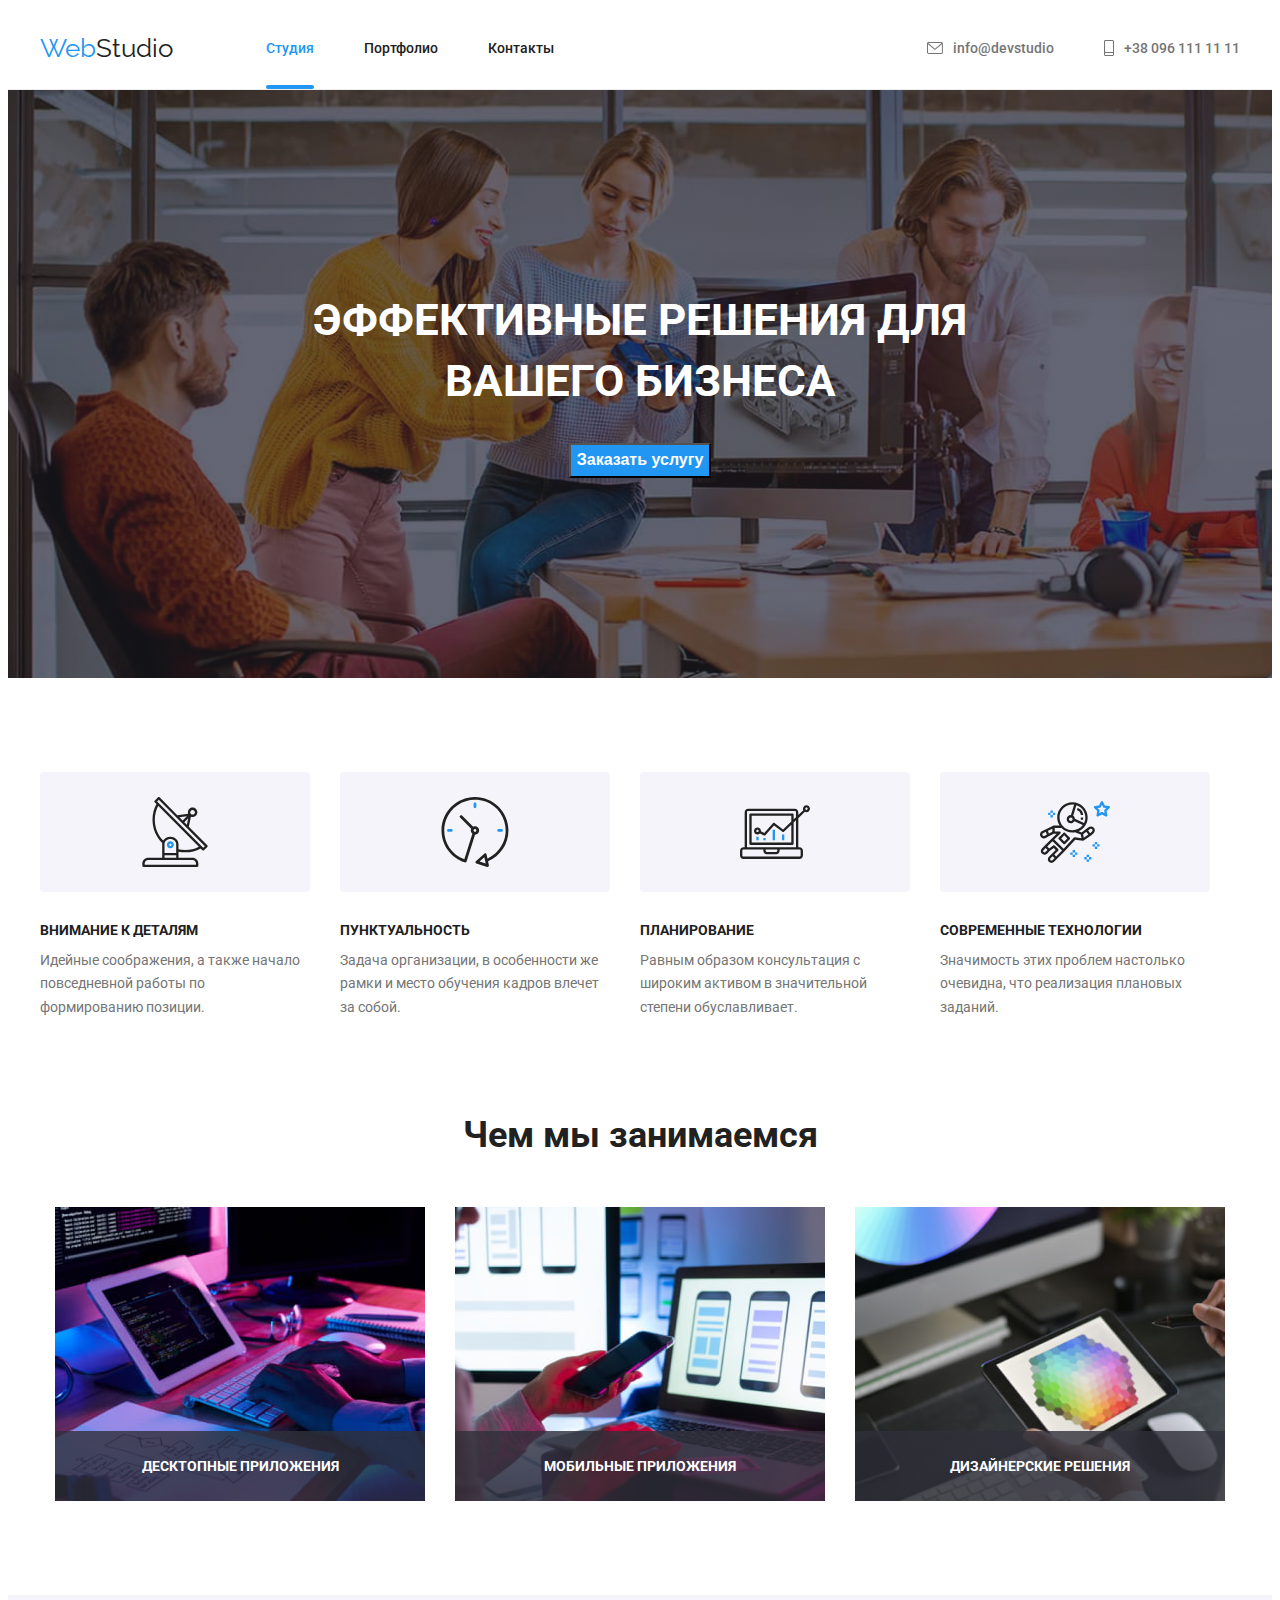
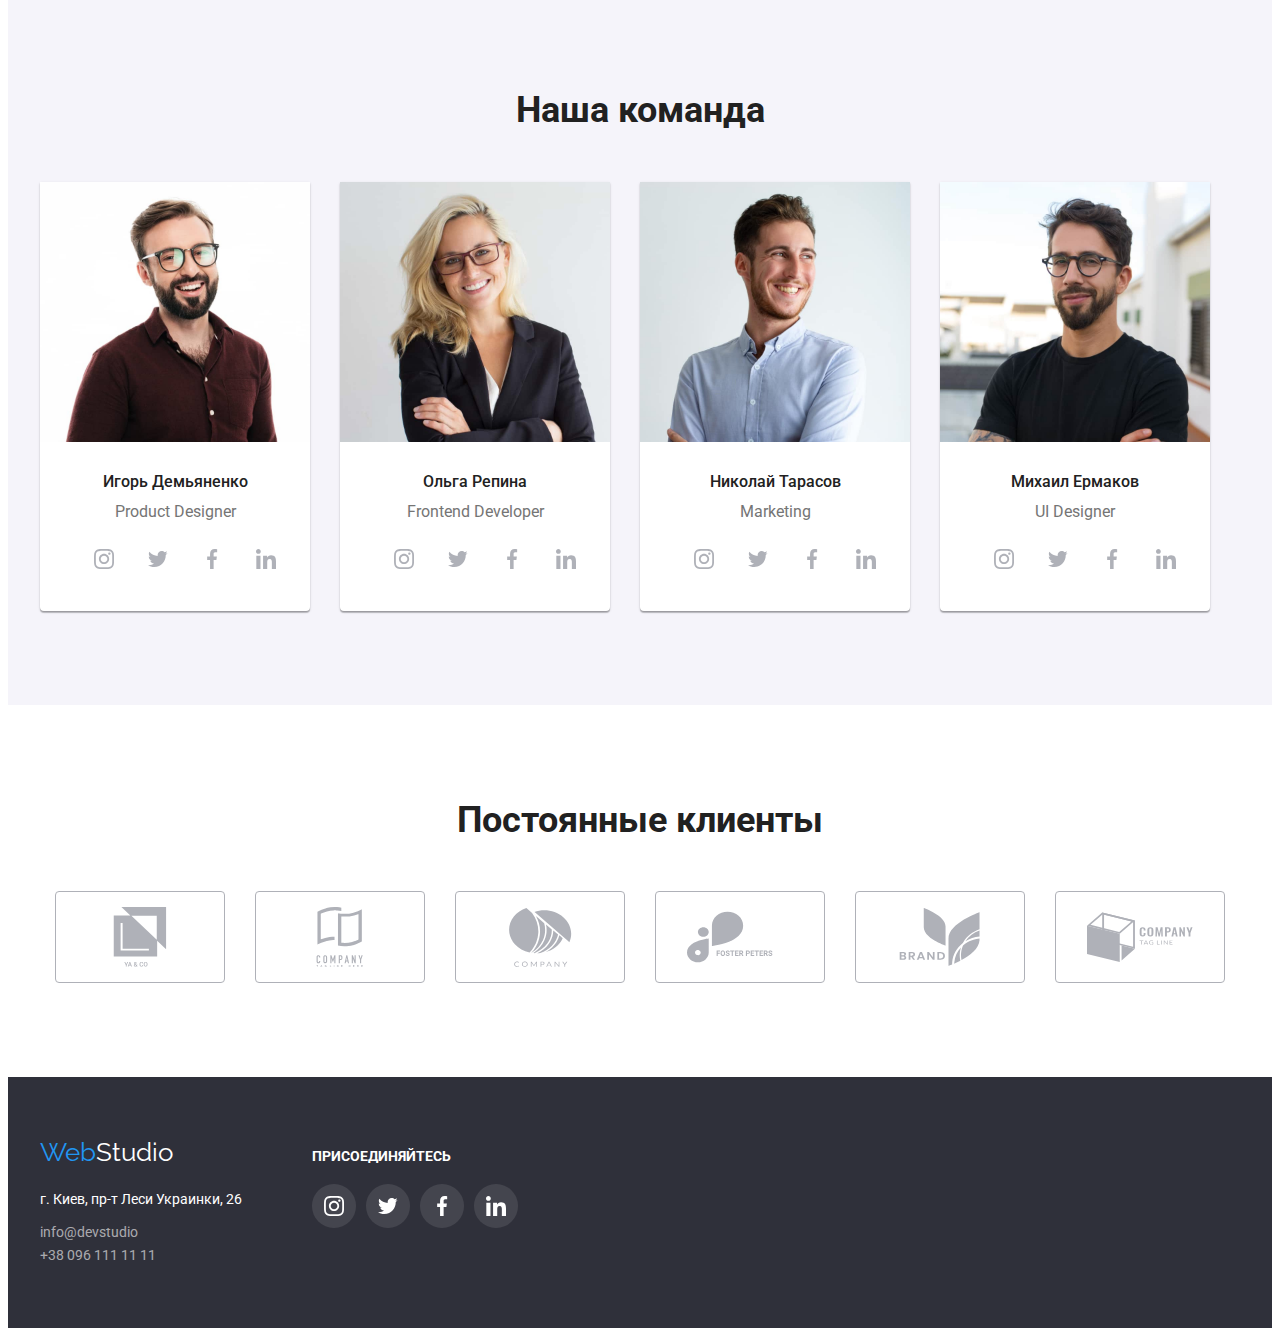
<file: index.html>
<!DOCTYPE html>
<html lang="ru">
    <head>
        <meta charset="UTF-8">
        <meta name="viewport" content="width=device-width, inital-scale=1.0">
        <title>Document</title>
        <link rel="preconnect" href="https://fonts.googleapis.com">
<link rel="preconnect" href="https://fonts.gstatic.com" crossorigin>
<link href="https://fonts.googleapis.com/css2?family=Oleo+Script&family=Raleway:wght@700&family=Roboto:wght@400;500;700;900&display=swap" rel="stylesheet">
<link rel="stylesheet" href="https://cdnjs.cloudflare.com/ajax/libs/modern-normalize/1.1.0/modern-normalize.min.css" integrity="sha512-wpPYUAdjBVSE4KJnH1VR1HeZfpl1ub8YT/NKx4PuQ5NmX2tKuGu6U/JRp5y+Y8XG2tV+wKQpNHVUX03MfMFn9Q==" crossorigin="anonymous" referrerpolicy="no-referrer" />
<link rel="stylesheet" href="./css/styles.css">
    </head>
    <body class="page">
        <header class="page-header">
            <div class="container main-hader">
            <nav class="main-hader">
                <a class="logo" href="./index.html"><span class="page-header-logo">Web</span><span class="page-header-nav">Studio</span></a>
                <ul class="site-nav">
                    <li class="link-nav"><a class="current nav-padding" href="">Студия</a></li>
                    <li class="link-nav-margin"><a class="link-nav nav-padding" href="./portfolio.html">Портфолио</a></li>
                    <li class="link-nav-margin"><a class="link-nav nav-padding" href="">Контакты</a></li>
                </ul>
            </nav>
                <ul class="auth-nav">
                    <li class="">
                        <a class="link-contact" href=""><svg class="envelope tel-envelipe-margin">
                        <use href='./images/sprite.svg#icon-envelope-hover'></use>
                    </svg> info@devstudio</a></li>
                    <li class="link-nav-margin"><a class="link-contact" href=""><svg class="tel tel-envelipe-margin">
                               <use href='./images/sprite.svg#icon-tel'></use>
                           </svg>  +38 096 111 11 11</a></li>
                </ul>
                </div>
        </header>
        <main>
    <section class="hero">
        <div class="container">
    <h1 class="hero-text">Эффективные решения для вашего бизнеса</h1>
        <button data-modal-open class="hero-buton">Заказать услугу</button>
    </div>
    </section>
    <section class="section section-benefits">
    <div class="section-benefits-margin container">
    <h2 class="visually-hidden">Наші переваги</h2>
    <ul class="benefis-list">
        <li class="benefits-margin">
            <div class="grup-box">
            <svg class="icon-Group">
                <use href='./images/sprite.svg#icon-antenna-1'></use>
            </svg>
        </div>
            <h3 class="section-benefits-title">Внимание к деталям</h3>
            <p class="section-benefits-text">Идейные соображения, а также начало повседневной работы по формированию позиции.</p>
        </li>
        <li class="benefits-margin">
            <div class="grup-box">
            <svg class="icon-Group">
                <use href='./images/sprite.svg#icon-clock-1'></use>
            </svg>
        </div>
            <h3 class="section-benefits-title">Пунктуальность</h3>
            <p class="section-benefits-text">Задача организации, в особенности же рамки и место обучения кадров влечет за собой.</p>
        </li> 
        <li class="benefits-margin">
            <div class="grup-box">
            <svg class="icon-Group">
                <use href='./images/sprite.svg#icon-diagram-1'></use>
            </svg>
        </div>
            <h3 class="section-benefits-title">Планирование</h3>
            <p class="section-benefits-text">Равным образом консультация с широким активом в значительной степени обуславливает.</p>
         </li>
        <li class="benefits-margin">
            <div class="grup-box">
            <svg class="icon-Group">
                <use href='./images/sprite.svg#icon-astronaut-1'></use>
            </svg>
        </div>
            <h3 class="section-benefits-title">Современные технологии</h3>
            <p class="section-benefits-text">Значимость этих проблем настолько очевидна, что реализация плановых заданий.</p>
        </li>
    </ul>
</div>
</section>
<section class="occupation section">
    <div class="container">
    <h2 class="section-work">Чем мы занимаемся</h2>
    <ul class="work-list">
    <li class="occupation-margin">
    <img src="./images/development.jpg" alt="Создание сайта" width="370">
    <div class="box-card">
        <p class="box-card-text">Десктопные приложения</p>
    </div>
    </li>
    <li class="occupation-margin">
        <img src="./images/mobile.jpg" alt="Оптимизация для мобильных устройств" width="370">
        <div class="box-card">
            <p class="box-card-text">Мобильные приложения</p>
        </div>
    </li>
    <li class="occupation-margin">
        <img src="./images/design.jpg" alt="Дизайн" width="370">
        <div class="box-card">
            <p class="box-card-text">Дизайнерские решения</p>
        </div>
    </li>
    </ul>
</div>
</section>
<section class="section-page">
    <div class="container">
    <h2 class="pege-team">Наша команда</h2>
    <ul class="team">
        <li class="team-item">
            <img class="team-img" src="./images/igor.jpg" alt="Игорь Демьяненко" width="270">
            <div class="name">
            <h3 class="page-team-employee">Игорь Демьяненко</h3>
            <p class="section-team-specialty">Product Designer</p>
            <ul class="social">
                <li class="social-itam">
                    <a class="social-link" href="#">
                        <svg class="social-icon">
                        <use href='./images/sprite.svg#icon-instagram'></use>
                    </svg>
                    </a>
                </li>
                <li class="social-itam">
                    <a class="social-link" href="#">
                        <svg class="social-icon">
                        <use href='./images/sprite.svg#icon-twit'></use>
                    </svg>
                    </a>
                </li>
                <li class="social-itam">
                    <a class="social-link" href="#">
                        <svg class="social-icon">
                        <use href='./images/sprite.svg#icon-facebook'></use>
                    </svg>
                    </a>
                </li>
                <li class="social-itam">
                    <a class="social-link" href="#">
                        <svg class="social-icon">
                        <use href='./images/sprite.svg#icon-linkedin'></use>
                    </svg>
                    </a>
                </li>  
            </ul>
    </div>
        </li>
        <li class="team-item">
            <img class="team-img" src="./images/olga.jpg" alt="Ольга Репина" width="270">
            <div class="name">
            <h3 class="page-team-employee">Ольга Репина</h3>
            <p class="section-team-specialty">Frontend Developer</p>
            <ul class="social">
                <li class="social-itam">
                    <a class="social-link" href="#">
                        <svg class="social-icon">
                        <use href='./images/sprite.svg#icon-instagram'></use>
                    </svg>
                    </a>
                </li>
                <li class="social-itam">
                    <a class="social-link" href="#">
                        <svg class="social-icon">
                        <use href='./images/sprite.svg#icon-twit'></use>
                    </svg>
                    </a>
                </li>
                <li class="social-itam">
                    <a class="social-link" href="#">
                        <svg class="social-icon">
                        <use href='./images/sprite.svg#icon-facebook'></use>
                    </svg>
                    </a>
                </li>
                <li class="social-itam">
                    <a class="social-link" href="#">
                        <svg class="social-icon">
                        <use href='./images/sprite.svg#icon-linkedin'></use>
                    </svg>
                    </a>
                </li>  
            </ul>
            </div>
        </li>
        <li class="team-item">
            <img class="team-img" src="./images/koly.jpg" alt="Николай Тарасов" width="270">
            <div class="name">
            <h3 class="page-team-employee">Николай Тарасов</h3>
            <p class="section-team-specialty">Marketing</p>
            <ul class="social">
                <li class="social-itam">
                    <a class="social-link" href="#">
                        <svg class="social-icon">
                        <use href='./images/sprite.svg#icon-instagram'></use>
                    </svg>
                    </a>
                </li>
                <li class="social-itam">
                    <a class="social-link" href="#">
                        <svg class="social-icon">
                        <use href='./images/sprite.svg#icon-twit'></use>
                    </svg>
                    </a>
                </li>
                <li class="social-itam">
                    <a class="social-link" href="#">
                        <svg class="social-icon">
                        <use href='./images/sprite.svg#icon-facebook'></use>
                    </svg>
                    </a>
                </li>
                <li class="social-itam">
                    <a class="social-link" href="#">
                        <svg class="social-icon">
                        <use href='./images/sprite.svg#icon-linkedin'></use>
                    </svg>
                    </a>
                </li>  
            </ul>
        </div>
        </li>
        <li class="team-item">
            <img class="team-img" src="./images/miha.jpg" alt="Михаил Ермаков" width="270">
            <div class="name">
            <h3 class="page-team-employee">Михаил Ермаков</h3>
            <p class="section-team-specialty">UI Designer</p>
            <ul class="social">
                <li class="social-itam">
                    <a class="social-link" href="#">
                        <svg class="social-icon">
                        <use href='./images/sprite.svg#icon-instagram'></use>
                    </svg>
                    </a>
                </li>
                <li class="social-itam">
                    <a class="social-link" href="#">
                        <svg class="social-icon">
                        <use href='./images/sprite.svg#icon-twit'></use>
                    </svg>
                    </a>
                </li>
                <li class="social-itam">
                    <a class="social-link" href="#">
                        <svg class="social-icon">
                        <use href='./images/sprite.svg#icon-facebook'></use>
                    </svg>
                    </a>
                </li>
                <li class="social-itam">
                    <a class="social-link" href="#">
                        <svg class="social-icon">
                        <use href='./images/sprite.svg#icon-linkedin'></use>
                    </svg>
                    </a>
                </li>  
            </ul>
        </div>
        </li>   
    </ul>
</div>
</section>
<section class="section-client">
    <div class="container">
    <h2 class="client-title">Постоянные клиенты</h2>
    <ul class="client">
<li class="client-itam">
<a class="client-link">
<svg class="client-icon">
    <use href='./images/sprite.svg#icon-YA--CO'>
    </use>
</svg>
</a>
 </li>
 <li class="client-itam">
    <a class="client-link">
    <svg class="client-icon">
        <use href='./images/sprite.svg#icon-company'>
        </use>
    </svg>
    </a>
     </li>
     <li class="client-itam">
        <a class="client-link">
        <svg class="client-icon">
            <use href='./images/sprite.svg#icon-Object'>
            </use>
        </svg>
        </a>
         </li>
         <li class="client-itam">
            <a class="client-link">
            <svg class="client-icon">
                <use href='./images/sprite.svg#icon-FOSTER-PETERS'>
                </use>
            </svg>
            </a>
             </li>
             <li class="client-itam">
                <a class="client-link">
                <svg class="client-icon">
                    <use href='./images/sprite.svg#icon-brand'>
                    </use>
                </svg>
                </a>
                 </li>
                 <li class="client-itam">
                    <a class="client-link">
                    <svg class="client-icon">
                        <use href='./images/sprite.svg#icon-tagline'>
                        </use>
                    </svg>
                    </a>
                     </li>
    </ul>
</div>
</section>
</main>
<footer class="page-footer">
    <div class="container footer-box">
    <div class="footer-address-box">
    <a href="./index.html"><span class="page-footer-logo">Web</span><span class="page-footer-nav">Studio</span></a>
    <address class="footer-address">
        г. Киев, пр-т Леси Украинки, 26
        <a class="footer-nav" href="mailto:info@devstudio">info@devstudio</a>
        <a class="footer-tel" href="tel:+380961111111">+38 096 111 11 11</a>
    </address>
</div> 
    <div>
    <h2 class="soc-text">присоединяйтесь</h2>
    <ul class="social-footer">
        <li class="social-itam-footer">
            <a class="social-link-footer" href="#">
                <svg class="social-icon-footer">
                <use href='./images/sprite.svg#icon-instagram'></use>
            </svg>
            </a>
        </li>
        <li class="social-itam-footer">
            <a class="social-link-footer" href="#">
                <svg class="social-icon-footer">
                <use href='./images/sprite.svg#icon-twit'></use>
            </svg>
            </a>
        </li>
        <li class="social-itam-footer">
            <a class="social-link-footer" href="#">
                <svg class="social-icon-footer">
                <use href='./images/sprite.svg#icon-facebook'></use>
            </svg>
            </a>
        </li>
        <li class="social-itam-footer">
            <a class="social-link-footer" href="#">
                <svg class="social-icon-footer">
                <use href='./images/sprite.svg#icon-linkedin'></use>
            </svg>
            </a>
        </li>
    </ul>
</div>
</div>
</footer>
    <div class="backdrop is-hidden" data-modal>
    <div class="modal"><button class="modal-button" data-modal-close>×</button></div></div>
<script src="./js/modal.js"></script>
    </body>
</html>
</file>
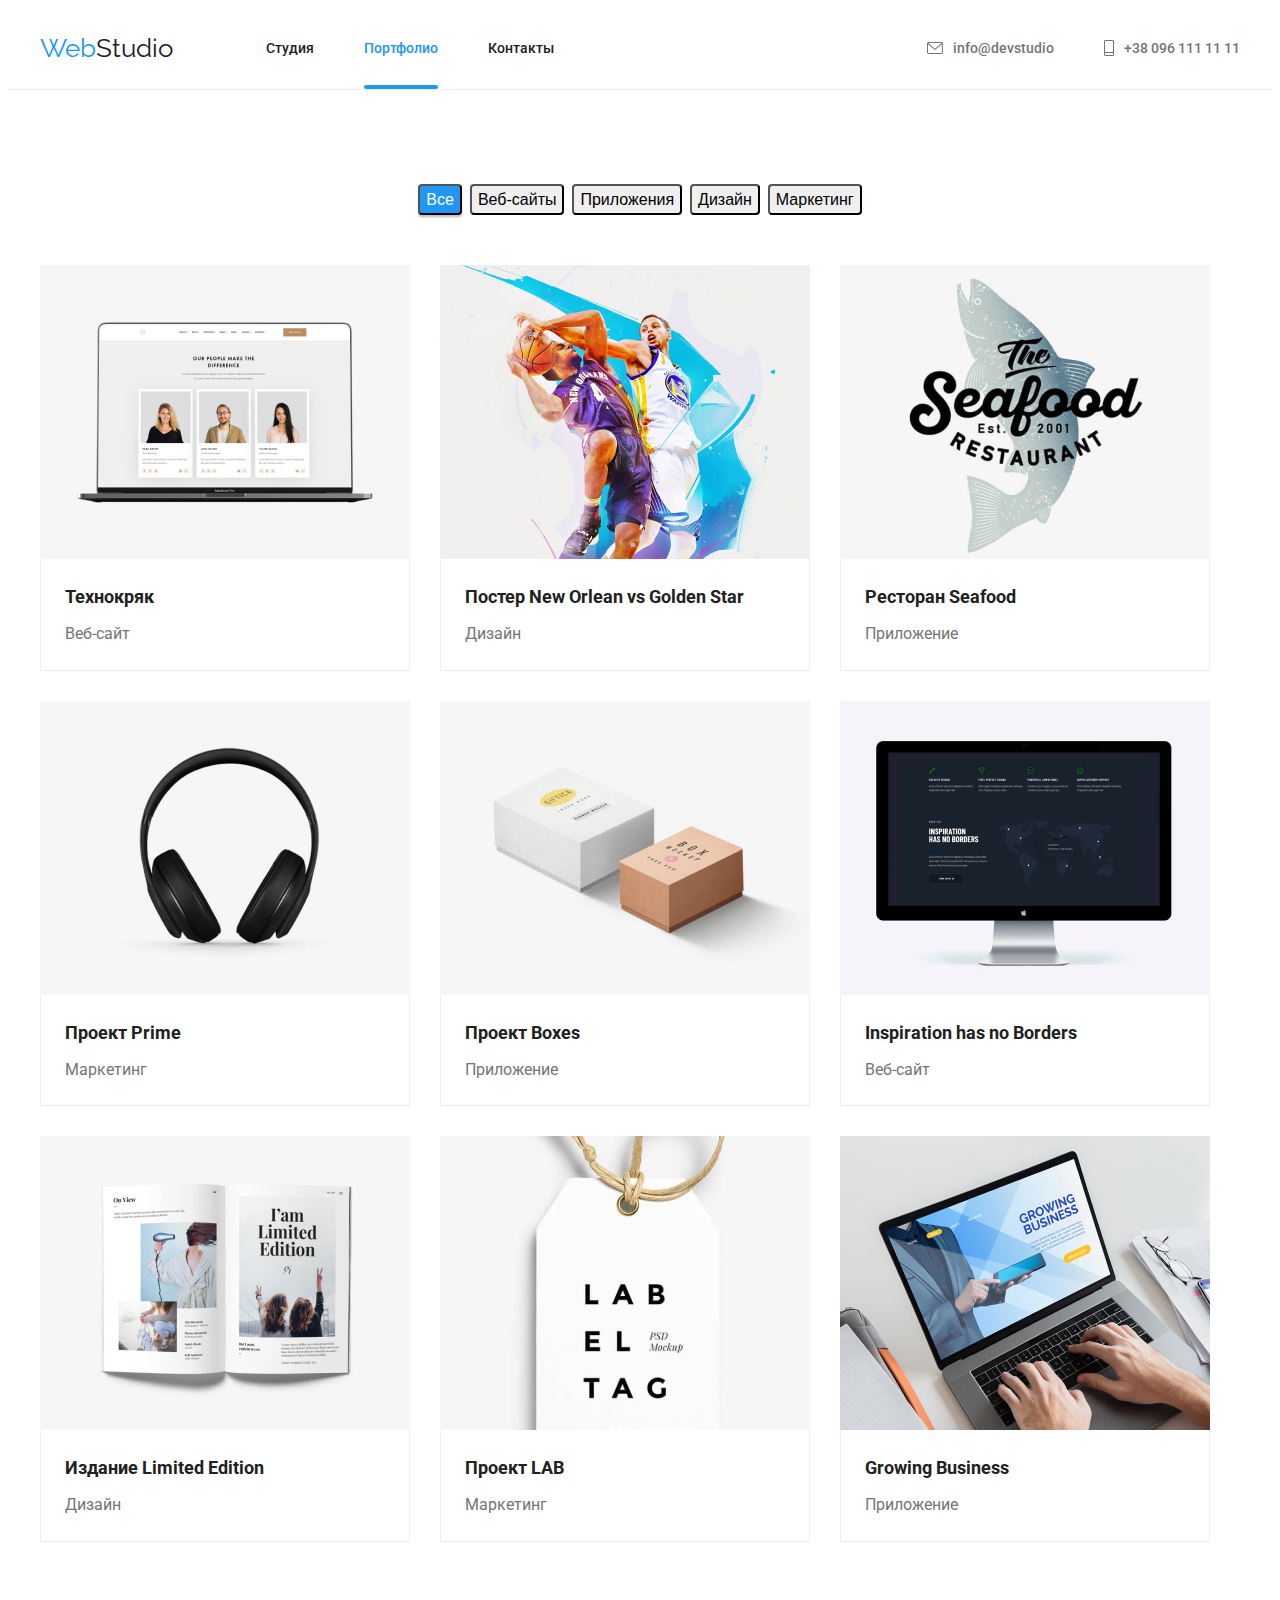
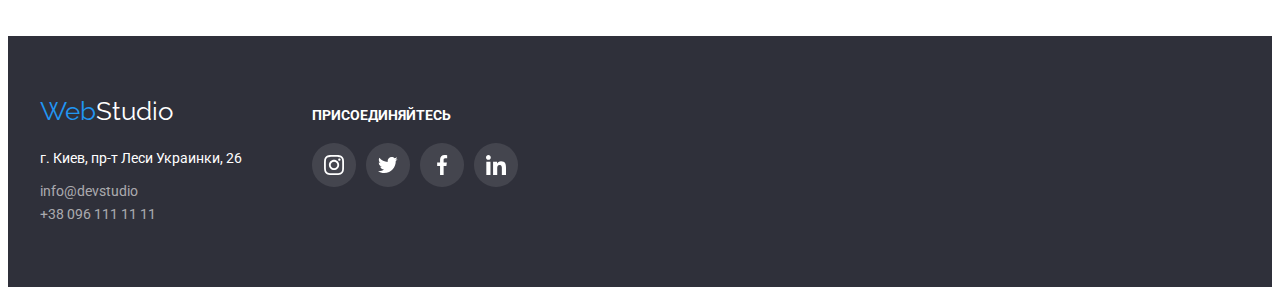
<file: portfolio.html>
<!DOCTYPE html>
<html lang="ru">
    <head>
        <meta charset="UTF-8">
        <meta name="viewport" content="width=device-width, inital-scale=1.0">
        <title>Document</title>
        <link rel="preconnect" href="https://fonts.googleapis.com">
<link rel="preconnect" href="https://fonts.gstatic.com" crossorigin>
<link href="https://fonts.googleapis.com/css2?family=Oleo+Script&family=Raleway:wght@700&family=Roboto:wght@400;500;700;900&display=swap" rel="stylesheet">
<link rel="stylesheet" href="https://cdnjs.cloudflare.com/ajax/libs/modern-normalize/1.1.0/modern-normalize.min.css" integrity="sha512-wpPYUAdjBVSE4KJnH1VR1HeZfpl1ub8YT/NKx4PuQ5NmX2tKuGu6U/JRp5y+Y8XG2tV+wKQpNHVUX03MfMFn9Q==" crossorigin="anonymous" referrerpolicy="no-referrer" />
<link rel="stylesheet" href="./css/styles.css">
    </head>
    <body class="page">
        <header class="page-header">
            <div class="main-hader container">
            <nav class="main-hader">
                <a class="logo" href="./index.html"><span class="page-header-logo">Web</span><span class="page-header-nav">Studio</span></a>
                <ul class="site-nav">
                    <li><a class="link-nav nav-padding" href="./index.html">Студия</a></li>
                    <li class="link-nav-margin"><a class="link-nav nav-padding current" href="">Портфолио</a></li>
                    <li class="link-nav-margin"><a class="link-nav nav-padding" href="">Контакты</a></li>
                </ul>
            </nav>
            <ul class="auth-nav">
                <li class="">
                    <a class="link-contact" href=""><svg class="envelope tel-envelipe-margin">
                    <use href='./images/sprite.svg#icon-envelope-hover'></use>
                </svg> info@devstudio</a></li>
                <li class="link-nav-margin"><a class="link-contact" href=""><svg class="tel tel-envelipe-margin">
                           <use href='./images/sprite.svg#icon-tel'></use>
                       </svg>  +38 096 111 11 11</a></li>
            </ul>
                </div>
        </header>
        <main>
            <section class="section-portfolio">
<div class="container">
<ul class="flex-button">
    <li class="flex-button-margin"><button class="portfolio-buton-all" type="button">Все</button></li>
    <li class="flex-button-margin"><button class="portfolio-buton" type="button">Веб-сайты</button></li>
    <li class="flex-button-margin"><button class="portfolio-buton" type="button">Приложения</button></li>
    <li class="flex-button-margin"><button class="portfolio-buton" type="button">Дизайн</button></li>
    <li><button class="portfolio-buton" type="button">Маркетинг</button></li>
</ul>

<ul class="flex-contener">
    <li class="flex-element"><a class="flex-element-link" href=""><div class="wrapper-portfolio"><div class="box-portfolio"><p class="box-portfolio-text">Технокряк это современная площадка распространения коронавируса. Компании используют эту платформу для цифрового шпионажа и атак на защищённые сервера конкурентов.</p>
    </div><img src="./images/teh.jpg" alt="Технокряк" width="370"></div><div class="card-text"><h2 class="portfolio-work">Технокряк</h2><p class="portfolio-work-type">Веб-сайт</p></div></a></li>
   <li class="flex-element"><a class="flex-element-link" href=""><div class="wrapper-portfolio"><div class="box-portfolio"><p class="box-portfolio-text"></p>
    </div><img src="images/new.jpg" alt="Постер New Orlean vs Golden Star" width="370"></div><div class="card-text"><h1 class="portfolio-work">Постер New Orlean vs Golden Star</h1><p class="portfolio-work-type">Дизайн</p></div></a></li>
    <li class="flex-element"><a class="flex-element-link" href=""><div class="wrapper-portfolio"><div class="box-portfolio"><p class="box-portfolio-text"></p> 
    </div><img src="./images/res.jpg" alt="Ресторан Seafood" width="370"></div><div class="card-text"><h1 class="portfolio-work">Ресторан Seafood</h1><p class="portfolio-work-type">Приложение</p></div></a></li>
    <li class="flex-element"><a class="flex-element-link" href=""><div class="wrapper-portfolio"><div class="box-portfolio"><p class="box-portfolio-text"></p>
    </div><img src="./images/mon.jpg" alt="Проект Prime" width="370"></div><div class="card-text"><h1 class="portfolio-work">Проект Prime</h1><p class="portfolio-work-type">Маркетинг</p></div></a></li>
    <li class="flex-element"><a class="flex-element-link" href=""><div class="wrapper-portfolio"><div class="box-portfolio"><p class="box-portfolio-text"></p>
    </div><img src="./images/boxes.jpg" alt="Проект Boxes" width="370"></div><div class="card-text"><h1 class="portfolio-work">Проект Boxes</h1><p class="portfolio-work-type">Приложение</p></div></a></li>
    <li class="flex-element"><a class="flex-element-link" href=""><div class="wrapper-portfolio"><div class="box-portfolio"><p class="box-portfolio-text"></p>
    </div><img src="./images/inspiration.jpg" alt="Inspiration has no Borders" width="370"></div><div class="card-text"><h1 class="portfolio-work">Inspiration has no Borders</h1><p class="portfolio-work-type">Веб-сайт</p></div></a></li>
    <li class="flex-element"><a class="flex-element-link" href=""><div class="wrapper-portfolio"><div class="box-portfolio"><p class="box-portfolio-text"></p>
    </div><img src="./images/limited.jpg" alt="Издание Limited Edition" width="370"></div><div class="card-text"><h1 class="portfolio-work">Издание Limited Edition</h1><p class="portfolio-work-type">Дизайн</p></div></a></li>
    <li class="flex-element"><a class="flex-element-link" href=""><div class="wrapper-portfolio"><div class="box-portfolio"><p class="box-portfolio-text"></p>
    </div><img src="./images/LAB.jpg" alt="Проект LAB" width="370"></div><div class="card-text"><h1 class="portfolio-work">Проект LAB</h1><p class="portfolio-work-type">Маркетинг</p></div></a></li>
    <li class="flex-element"><a class="flex-element-link" href=""><div class="wrapper-portfolio"><div class="box-portfolio"><p class="box-portfolio-text"></p> 
    </div><img src="./images/growing.jpg" alt="Growing Business" width="370"></div><div class="card-text"><h1 class="portfolio-work">Growing Business</h1><p class="portfolio-work-type">Приложение</p></div></a></li>
</ul>
</div>
</section>
</main>
<footer class="page-footer">
    <div class="container footer-box">
    <div class="footer-address-box">
    <a href="./index.html"><span class="page-footer-logo">Web</span><span class="page-footer-nav">Studio</span></a>
    <address class="footer-address">
        г. Киев, пр-т Леси Украинки, 26
        <a class="footer-nav" href="mailto:info@devstudio">info@devstudio</a>
        <a class="footer-tel" href="tel:+380961111111">+38 096 111 11 11</a>
    </address>
</div> 
    <div>
    <h2 class="soc-text">присоединяйтесь</h2>
    <ul class="social-footer">
        <li class="social-itam-footer">
            <a class="social-link-footer" href="#">
                <svg class="social-icon-footer">
                <use href='./images/sprite.svg#icon-instagram'></use>
            </svg>
            </a>
        </li>
        <li class="social-itam-footer">
            <a class="social-link-footer" href="#">
                <svg class="social-icon-footer">
                <use href='./images/sprite.svg#icon-twit'></use>
            </svg>
            </a>
        </li>
        <li class="social-itam-footer">
            <a class="social-link-footer" href="#">
                <svg class="social-icon-footer">
                <use href='./images/sprite.svg#icon-facebook'></use>
            </svg>
            </a>
        </li>
        <li class="social-itam-footer">
            <a class="social-link-footer" href="#">
                <svg class="social-icon-footer">
                <use href='./images/sprite.svg#icon-linkedin'></use>
            </svg>
            </a>
        </li>
    </ul>
</div>
</div>
</footer>
<script src="./js/modal.js"></script>
    </body>
</html>
</file>
<file: css/styles.css>
:root {
    --primery-text-color: #757575;
    --accent-color: #2196F3;
    --title-text-color: #212121;
    --title-text-Letter: rgba(33, 33, 33, 1);
    --logo-text-color: #FFFFFF;
    --team-background-color: #F5F4FA;
    --footer-background-color: #2F303A;
    --hiro-hover-focus: rgba(33, 150, 243, 1);
}
/* Основні налаштування */
body {
    font-family:'Roboto', 'Segoe UI', 'Oxygen',
     'Ubuntu', 'Cantarell', 'Open Sans', 'Helvetica Neue', 
     'sans-serif';
      background-color:#E5E5E5;
}
a {text-decoration: none;}
ul, ol {
    list-style: none;
    padding: 0px;
    margin: 0px;
}
h1, h2, h3, p {
    /* padding: 0px; */
    margin: 0px;   
}
p {
    padding: 0px;
    margin: 0px;
}
img {
    display: block;
    margin: 0px;
    padding: 0px;
}
/* основний колір - #757575; 
Другородний колір - #212121;
Акцент - #2196F3;
Колір футера - background: #FFFFFF; */
/* Налаштування headerа */
.page {
background-color: var(--page-backround-color);
}
.page-header-nav {
color: var(--title-text-color);
font-family: 'Raleway';
font-size: 26px;
line-height: 1.2;
text-align: left;
}
.page-header-logo {
color: var(--accent-color);
font-family: 'Raleway';
font-size: 26px;
line-height: 1.2;
text-align: left;
}
.page-header {
    margin-bottom: 0px;
    padding-bottom: 0px;
    border-bottom:1px solid rgba(238, 238, 238, 1);
    background-color: var(--logo-text-color);
}
.nav-padding {
display: block;
padding-top: 32px;
padding-bottom: 32px;
}
.link-nav {
/* display: flex; */
color: rgba(33, 33, 33, 1);
font-weight: 500;
font-size: 14px;
line-height: 1.2;
transition: color 250ms  cubic-bezier(0.4, 0, 0.2, 1);
} 
.link-contact {
/* display: block; */
display: flex;
align-items: center;
padding-top: 32px;
padding-bottom: 32px;
color: rgba(117, 117, 117, 1);
font-Weight: 500;
font-size: 14px;
line-height: 1.2;
transition: color 250ms  cubic-bezier(0.4, 0, 0.2, 1);
}
.link-contact:hover,
.link-contact:focus {
    color: var(--accent-color);
}
.link-nav:hover,
.link-nav:focus {
    color: var(--accent-color);
}
.current {
    position: relative;
    color: var(--accent-color);
}
.current::after {
    position: absolute;
    content: '';
    display: block;
    width: 100%;
    height: 4px;
    background-color: var(--accent-color);
    border-radius: 2px;
    bottom: 0px;
}
/* Налаштування скуції "hero" */
.hero { 
    margin-left: auto;
    margin-right: auto;
    padding-top: 200px;
    padding-bottom: 200px;
    background-color: var(--footer-background-color);
    background-image: linear-gradient(rgba(47, 48, 58, 0.4), rgba(47, 48, 58, 0.4)), url('../images/background.jpg');
    max-width: 1600px;
    background-size: cover;
    background-repeat: no-repeat;
    text-align: center;
}
.hero-text {
display: block;
margin: auto;
max-width: 696px;
color: var(--logo-text-color);
text-transform:uppercase;
font-size: 44px;
line-height: 1.4;
text-align: center;
}
.hero-buton {
    margin-top: 30px;
    background-color: var(--accent-color);
    color: var(--logo-text-color);
font-size: 16px;
font-style: normal;
font-weight: 700;
line-height: 1.8;
text-align: center;

}
.hero-buton:hover,
.hero-buton:focus {
    background-color: #188CE8;
    color: var(--logo-text-color);
font-size: 16px;
font-style: normal;
font-weight: 700;
line-height: 1.8;
text-align: center;
}
/* Налаштування "background-color" секцій */
.section-page {
    background-color: var(--team-background-color);
    padding-top: 94px;
    padding-bottom: 94px;
}
.section {
    color: var(--title-text-color);
}
    /* Налаштування секції "Переваги"  */
  .section-benefits {
      padding-top: 94px;
      padding-bottom: 94px;
  }
    .visually-hidden {
        position: absolute;
  width: 1px;
  height: 1px;
  margin: -1px;
  border: 0;
  padding: 0;
  
  white-space: nowrap;
  clip-path: inset(100%);
  clip: rect(0 0 0 0);
  overflow: hidden;
    }
.section-benefits-title {
    margin-bottom: 10px;
    color: var(--title-text-color);
    text-transform:uppercase;
font-size: 14px;
line-height: 1.2;
text-align: left;
}
.section-benefits-text {
color: var(--primery-text-color);
font-size: 14px;
line-height: 1.7;
text-align: left;
}
/* Налаштування скції "Чим ми займаємось" */
.section-work {
color: var(--title-text-color);
font-size: 36px;
line-height: 1.2;
text-align: center;
margin-bottom: 50px;
margin-top: 0px;
}
/* Налаштування скуції "Наша команда" */
.pege-team {
color: var(--title-text-color);
margin-top: 0px;
margin-bottom: 50px;
font-size: 36px;
line-height: 1.2;
text-align: center;
}
.page-team-employee {
margin-bottom: 10px;
color: var(--title-text-color);
font-weight: 500;
font-size: 16px;
line-height: 1.2;
text-align: center;
}
.section-team-specialty {
    padding-bottom: 0px;
color: var(--primery-text-color);
font-size: 16px;
line-height: 19px;
letter-spacing: 1,2;
text-align: center;
}
.team-item {
    background-color: rgba(255, 255, 255, 1);
    /* border-bottom: 1px solid rgba(255, 255, 255, 1); */
    /* Width: 270px; */
    /* margin-bottom:0; */
    margin-left: 30px;
    box-shadow: 0px 1px 3px rgba(0, 0, 0, 0.12), 0px 1px 1px rgba(0, 0, 0, 0.14), 0px 2px 1px rgba(0, 0, 0, 0.2);
    border-radius: 0px 0px 4px 4px;
}
/* Налаштування сторінки portfolio */
.portfolio-buton {
font-size: 16px;
line-height: 1.6;
text-align: center;
border-radius: 4px;
transition: background-color 250ms  cubic-bezier(0.4, 0, 0.2, 1),
color 250ms  cubic-bezier(0.4, 0, 0.2, 1), 
box-shadow 250ms  cubic-bezier(0.4, 0, 0.2, 1);
}
.portfolio-buton-all {
    color: var(--logo-text-color);
    background-color: var(--accent-color);
    font-size: 16px;
    line-height: 1.6;
    text-align: center;
    box-shadow: 0px 3px 1px rgba(0, 0, 0, 0.1), 0px 1px 2px rgba(0, 0, 0, 0.08), 0px 2px 2px rgba(102, 47, 47, 0.12);
border-radius: 4px;
transition: background-color 250ms  cubic-bezier(0.4, 0, 0.2, 1),
color 250ms  cubic-bezier(0.4, 0, 0.2, 1), 
box-shadow 250ms  cubic-bezier(0.4, 0, 0.2, 1);
}
.portfolio-buton:hover,
.portfolio-buton:focus { 
color: var(--logo-text-color);
background-color: var(--accent-color);
box-shadow: 0px 3px 1px rgba(0, 0, 0, 0.1), 0px 1px 2px rgba(0, 0, 0, 0.08), 0px 2px 2px rgba(102, 47, 47, 0.12);
}
.portfolio-work {
margin-bottom: 4px;
color: var(--title-text-color);
font-size: 18px;
line-height: 2;
text-align: left;
}
.portfolio-work-type {
color: var(--primery-text-color);
font-size: 16px;
line-height: 1.9;
text-align: left;
text-align: left;
}
.card-text {
    padding-top: 20px;
    padding-bottom: 20px;
    padding-left: 24px;
    padding-right: 24px;
    border-bottom: 1px solid rgba(238, 238, 238, 1);
    border-left: 1px solid rgba(238, 238, 238, 1);
    border-right: 1px solid rgba(238, 238, 238, 1);
}
/* Налаштування footera */
.page-footer { 
    background-color: var(--footer-background-color);
    padding-bottom: 60px;
    padding-top: 60px;
    }
    .footer-nav {
        display: block;
        margin-top: 9px;
        color: rgba(255, 255, 255, 0.6);
        font-size: 14px;
        font-style: normal;
        line-height: 1.7;
        text-align: left;
        }
    .footer-tel {
    margin-top: 9px;
    color: rgba(255, 255, 255, 0.6);
    font-size: 14px;
    font-style: normal;
    line-height: 1.7;
    text-align: left;
    }
.footer-address {
margin-top: 20px;
color: var(--logo-text-color);
font-size: 14px;
font-style: normal;
line-height: 1.7;
text-align: left;
    }
.page-footer-nav {
        margin-top: 9px;
        color: var(--logo-text-color);
        font-family: 'Raleway';
        font-size: 26px;
        line-height: 1.2;
        text-align: left;
    }
.page-footer-logo {
color: var(--accent-color);
font-family: 'Raleway';      
font-size: 26px;
line-height: 1.2;
text-align: left;
}
/* оформлення блоків */
.container {
    width: 1200px;
    padding-left: 15px;
    padding-right: 15px;
    margin: 0 auto;
}
.occupation {
    position: relative;
padding-bottom: 94px;
}
.team-margin-padding {
    /* position: relative; */
    margin-bottom: 0px;
padding-bottom: 94px;
}
.site-nav {
   display: flex;
   margin-bottom: 0px;
   margin-left: 93px;
}
.auth-nav {
    display:flex;
    margin-bottom: 0px;
    margin-right: 0px;
    margin-left: auto;
}
.link-nav-margin {
    margin-left: 50px;
}
.main-hader {
    display:flex;
    align-items: center;
    /* justify-content:flex-start; */

}
.benefis-list {
    margin-right: 0px;
    margin-left: -30px;
    display: flex;
    /* justify-content: flex-start; */
}
.benefits-margin {
    width: 270px;
margin-left: 30px;
}
.work-margin {
    /* width: 270px; */
    margin-left: 30px;
    /* margin-bottom: 0px; */
}
.occupation-margin {
    margin-left: 30px;
    width: 370px;
}
.work-list {
    margin-left: -30px;
    justify-content:center;
    display: flex;
    background-color: rgba(255, 255, 255, 1);
}
.name {
    padding-top: 30px;
    padding-bottom: 30px;
}
.team {
    display: flex;
    margin-left: -30px;
}

.flex-contener {
 display: flex;
 position: relative;
 flex-wrap: wrap;
 margin-bottom: -30px;
}
.flex-element {
  width: 370px;
  margin-right: 30px;
  margin-bottom: 30px;
  transition: box-shadow 250ms  cubic-bezier(0.4, 0, 0.2, 1);
}
.flex-element-link:hover .box-portfolio {
    transform: translateY(0);
}
.flex-element-link:focus .box-portfolio {
    transform: translateY(0);
}
.flex-element-link {
    margin-left: 0px;
    display: block;
}
.flex-element:hover, .flex-element-link:hover {
box-shadow: 0px 1px 1px rgba(0, 0, 0, 0.12), 0px 4px 4px rgba(0, 0, 0, 0.06), 1px 4px 6px rgba(0, 0, 0, 0.16);
  } 
  .flex-element:focus, .flex-element-link:focus {
    box-shadow: 0px 1px 1px rgba(0, 0, 0, 0.12), 0px 4px 4px rgba(0, 0, 0, 0.06), 1px 4px 6px rgba(0, 0, 0, 0.16);
      }
.flex-element:nth-child(3n) {
    margin-right: 0px;
}
.flex-button {
    display: flex;
    margin-bottom: 50px;
    justify-content:center;
}
.flex-button-margin {
    margin-right: 8px;
}
.flex-button-margin:focus {
margin-right: 8px;
box-shadow: 0px 3px 1px rgba(0, 0, 0, 0.1), 0px 1px 2px rgba(0, 0, 0, 0.08), 0px 2px 2px rgba(0, 0, 0, 0.12);
border-radius: 4px;
}
.section-portfolio {
    padding-top: 94px;
    padding-bottom: 94px;
}
/* Стилізація іконок */

.section-client {
padding-top: 94px; 
padding-bottom: 94px;
}
.client-title {
    margin-bottom: 50px;
font-weight: 700;
font-size: 36px;
line-height: 42px;
text-align: center;
letter-spacing: 1.2;
color: rgba(33, 33, 33, 1); 
}
.client {
    display: flex;
    justify-content: center;
    margin-top: 50px;
    margin-left: -30px;
}
.client-itam {
    width: 170px;
    height: 92px; 
    margin-left: 30px; 
}
.client-link:hover, .client-link:focus {
    border: 1px solid var(--accent-color);
    color: var(--accent-color);
}
.client-link {
    color: rgba(175, 177, 184, 1);
    width: 100%;
    height: 100%;
    display: flex;
    align-items: center;
    justify-content: center;
    border: 1px solid #AFB1B8;
    box-sizing: border-box;
    border-radius: 4px;
    transition: color 250ms  cubic-bezier(0.4, 0, 0.2, 1), 
    border 250ms  cubic-bezier(0.4, 0, 0.2, 1);
}
.client-icon {
    width: 106px;
    height: 60px;
    fill: currentColor;  
}
.client-margin {
    margin-left: 30px;
}
.soc-text {
    font-weight: 700;
font-size: 14px;
line-height: 16px;
letter-spacing: 1.2;
text-transform: uppercase;
color: rgba(255, 255, 255, 1);
}
/* Налаштування карточок "наша команда" */
.social {
    display: flex;
    justify-content: center;
    margin-top: 16px;
    margin-left: -10px;
}
.soc-team {
    display: flex;
    
}
.social-itam {
    width: 44px;
    height: 44px;
    margin-left: 10px;
}
.social-icon
 {
    width: 20px;
    height: 20px;
    fill: currentColor;
}
.social-link {
    color: rgba(175, 177, 184, 1);
    width: 100%;
    height: 100%;
    display: flex;
    align-items: center;
    justify-content: center;
    border-radius: 50%;
    margin-left: 10px;
    transition: background-color 250ms  cubic-bezier(0.4, 0, 0.2, 1), 
    color 250ms  cubic-bezier(0.4, 0, 0.2, 1);
}
.social-link:hover, .social-link:focus {
background-color: var(--accent-color);
color: white;
}
/* налаштування соц.мереж в footer */
.social-footer {
    display: flex;
    justify-content: center;
    margin-top: 20px;
    margin-left: -10px;
}
.social-itam-footer {
    width: 44px;
    height: 44px;
    background-image: radial-gradient(rgba(255, 255, 255, 0.1), rgba(255, 255, 255, 0.1));
    border-radius:  360px;
    margin-left: 10px;
    transition: background-image 250ms cubic-bezier(0.4, 0, 0.2, 1);
}
.social-link-footer:hover, .social-link-footer:focus {
    background-image: radial-gradient(rgba(33, 150, 243, 1), rgba(33, 150, 243, 1));
    border-radius:  360px;
}
.social-icon-footer
 {
    width: 20px;
    height: 20px;
    fill: currentColor;
}
.social-link-footer {
    color: #FFFFFF;
    width: 100%;
    height: 100%;
    display: flex;
    align-items: center;
    justify-content: center;
    transition: background-color 250ms  cubic-bezier(0.4, 0, 0.2, 1);
}
.footer-box {
    display: flex;
      align-items: baseline;
}
.tel {
width: 10px;
height: 16px;
fill: currentColor;
}
.envelope {
Width: 16px;
Height: 12px;
fill: currentColor;
}
.tel-envelipe-margin {
    margin-right: 10px;
}
.icon-Group {
    width: 70px;
    height: 70px;
}
.grup-box {
display: flex;
justify-content:center;
align-items: center;
width: 270px;
height: 120px;
background: #F5F4FA;
border-radius: 4px;
margin-bottom: 30px;
}

.footer-box {
    display: flex;
    align-items: baseline;
}
.footer-address-box {
  margin-right: 70px;  
}

/* Налаштування 5 Д/З */

/* Конткйнер чим ми займаємся */
.box-card {
position: absolute;
bottom: 94px;
width: 370px;
height: 70px;
background-color: rgba(47, 48, 58, 0.8);
}
.box-card-text {
color: #FFFFFF;
margin-top: 27px;
font-weight: 700;
font-size: 14px;
line-height: 16px;
text-align: center;
letter-spacing: 1.2;
text-transform: uppercase;
}
/* контейнер портфоліо */
.wrapper-portfolio {
    position: relative;
    overflow: hidden;
}
.box-portfolio {
    position: absolute;
    top: 0;
    left: 0px;
    transform: translateY(100%);
    width: 100%;
    height: 100%;
    background-color: rgba(33, 150, 243, 0.9);
    transition: transform 250ms  cubic-bezier(0.4, 0, 0.2, 1);
}
.box-portfolio-text {
font-weight: 400;
width: 322px;
height: 168px;
font-size: 18px;
line-height: 28px;
letter-spacing: 1.5;
margin-top: 63px;
margin-left: 24px;
color: #FFFFFF;
}
/* модалка */
.backdrop.is-hidden {
    opacity: 0;
    pointer-events: none;
}
.backdrop {
position: fixed;
top: 0;
left: 0px;
width: 100%;
height: 100%;
background-color: rgba(0, 0, 0, 0.2);
opacity: 1;
transition: opacity 250ms cubic-bezier(0.4, 0, 0.2, 1);
}
.modal {
position: absolute;
width: 528px;
height: 571px;
left: 50%;
top: 50%;
background: #FFFFFF;
box-shadow: 0px 1px 3px rgba(0, 0, 0, 0.12), 0px 1px 1px rgba(0, 0, 0, 0.14), 0px 2px 1px rgba(0, 0, 0, 0.2);
border-radius: 4px;
transform: translate(-50%, -50%);
}
.modal-button {
position: absolute;
width: 30px;
height: 30px;
border-radius: 360px;
border: 1px solid rgba(0, 0, 0, 0.1);
background-color: #FFFFFF;
right: 9px;
top: 9px;
font-size: 25px;
}
</file>
